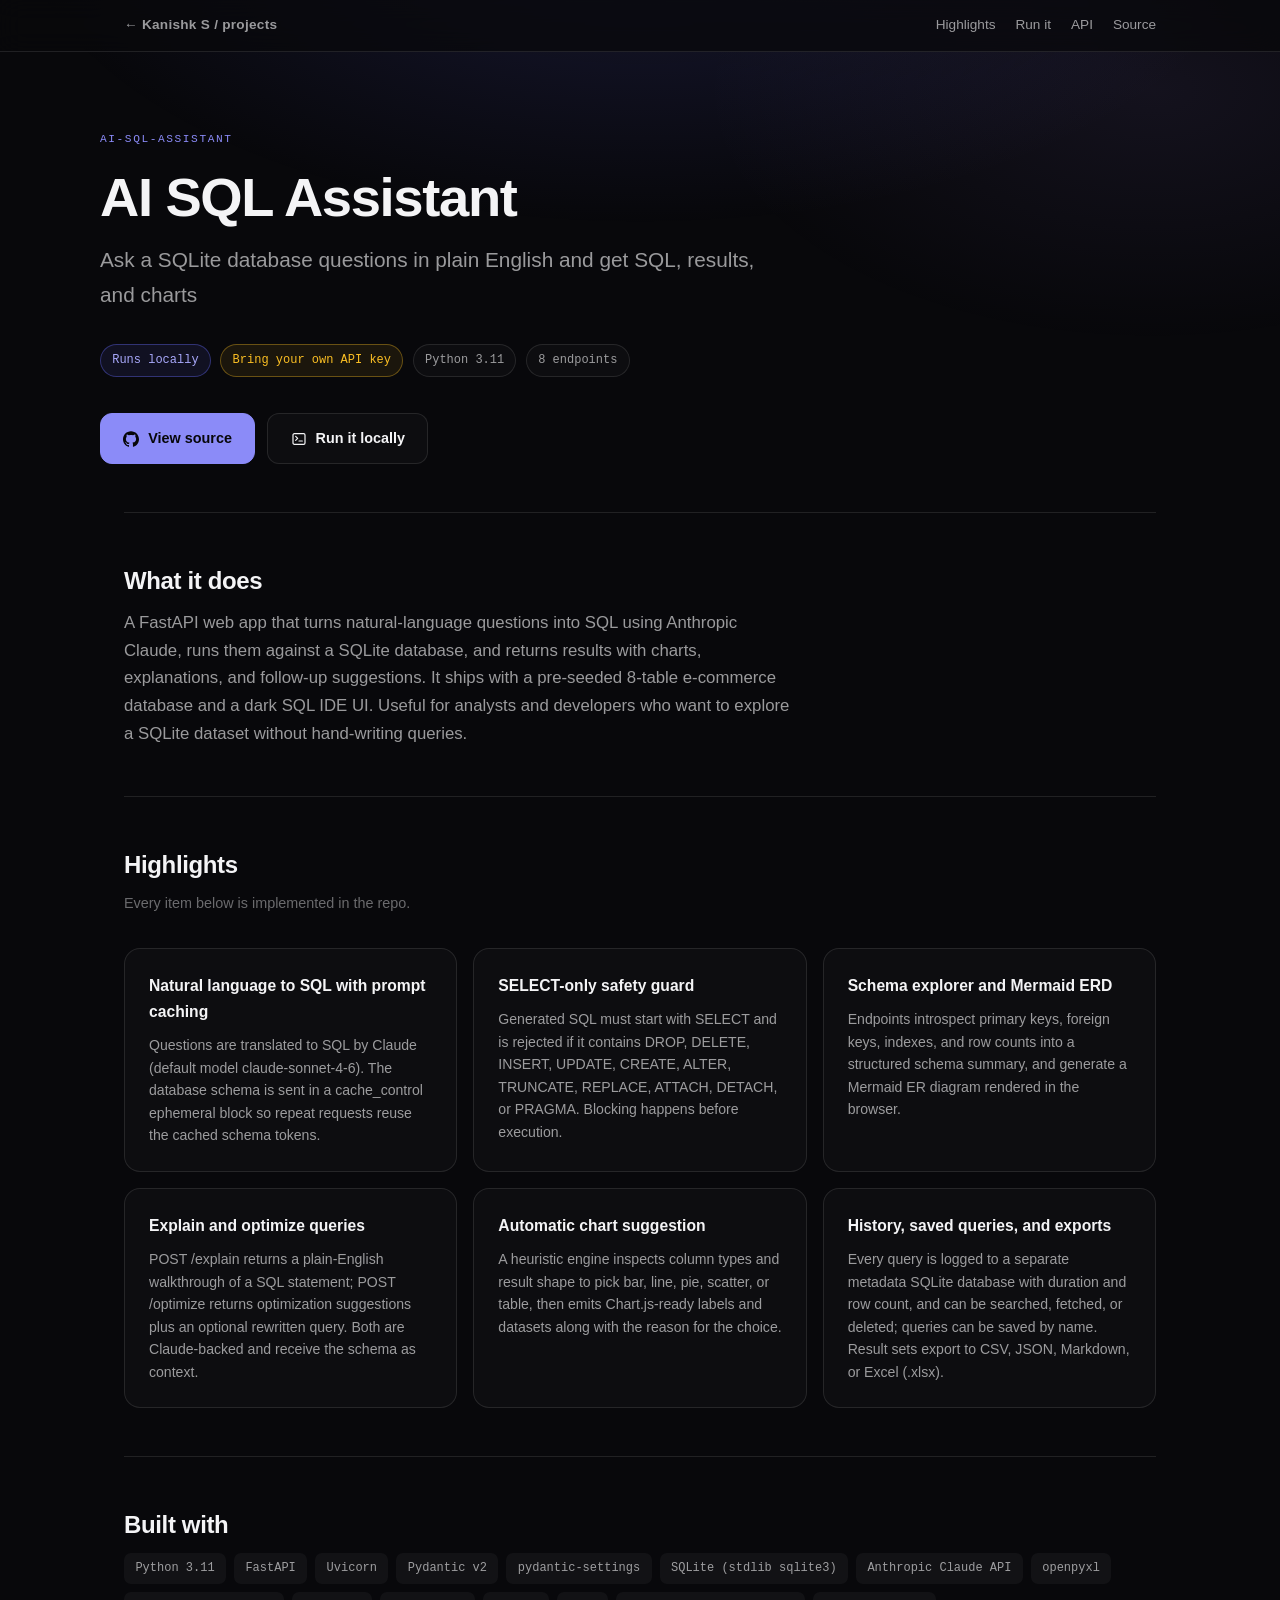
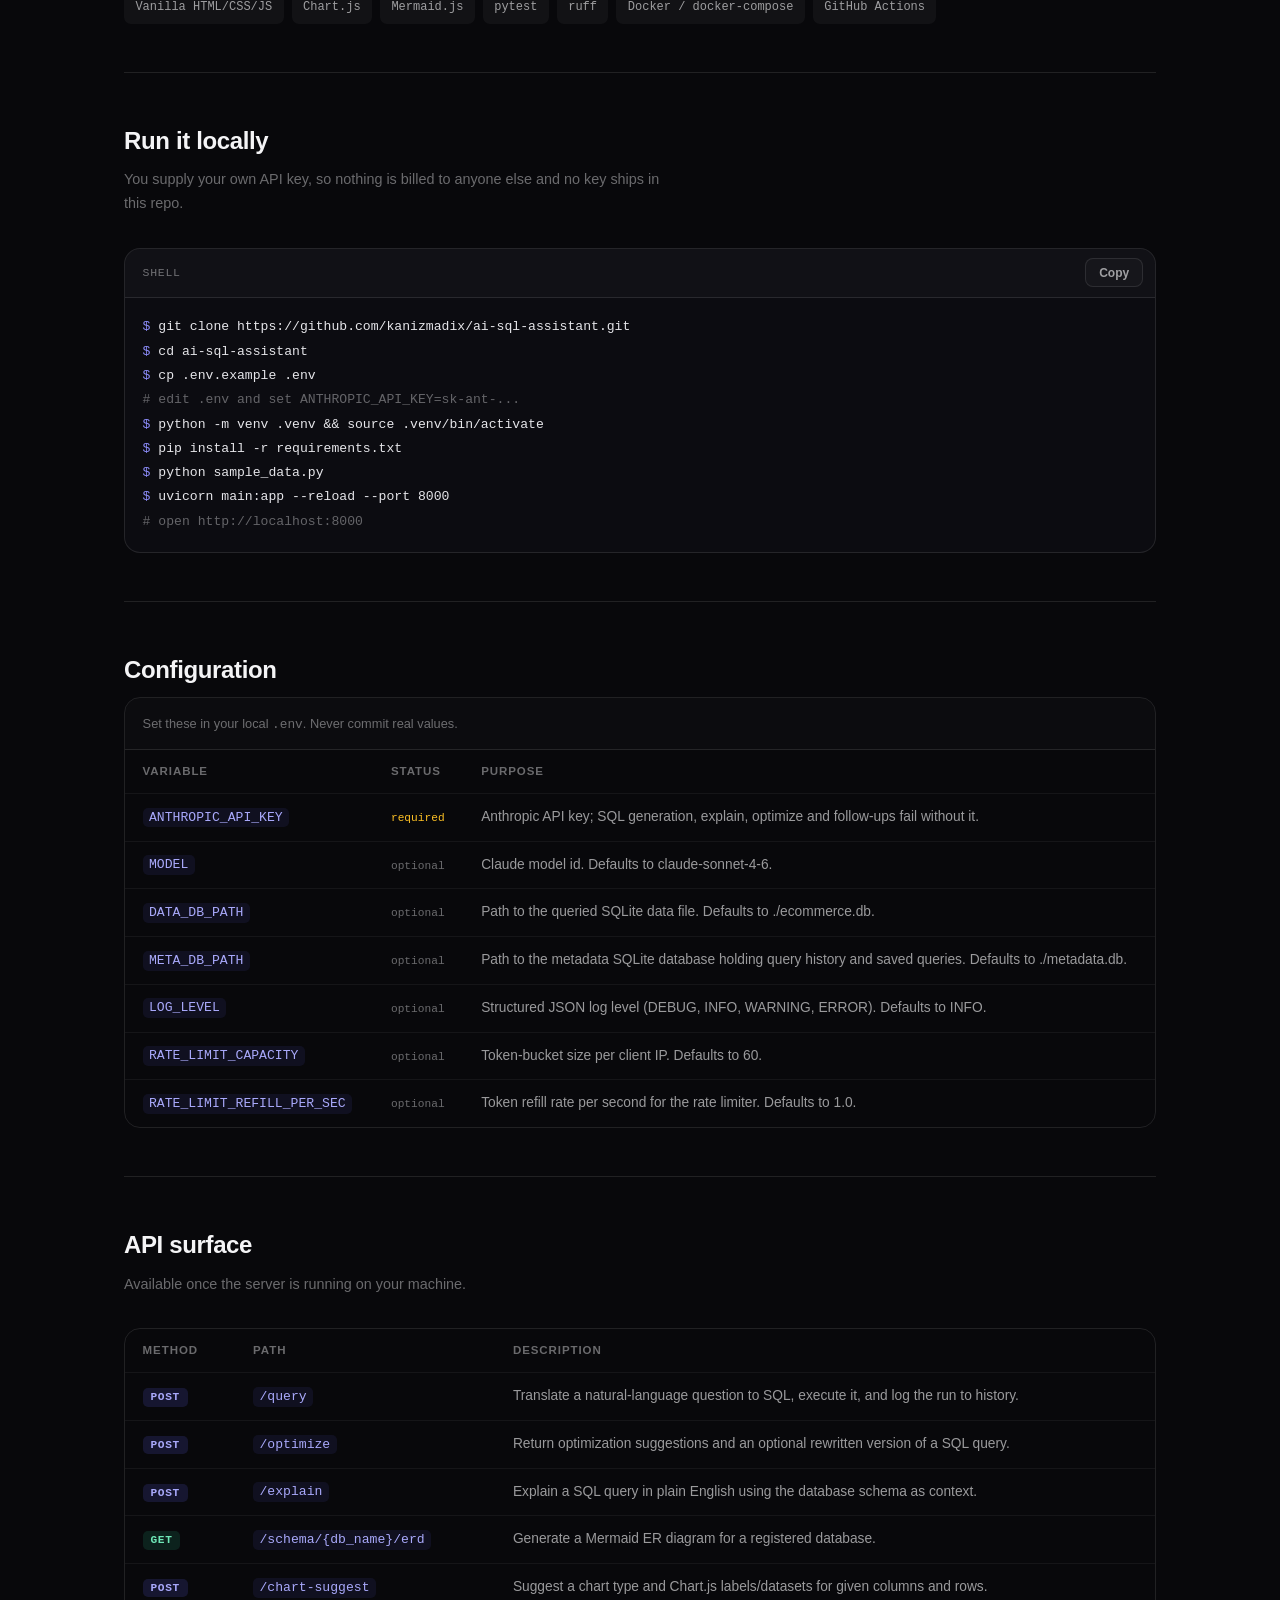
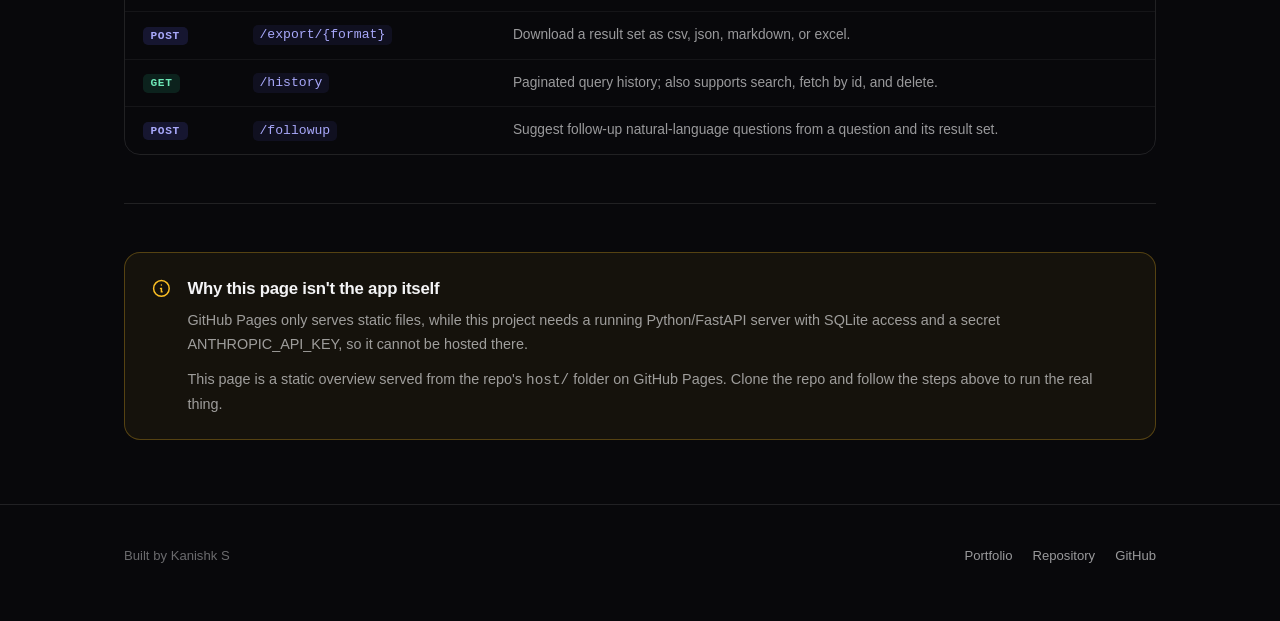
<file: host/index.html>
<!DOCTYPE html>
<html lang="en">
<head>
<meta charset="utf-8">
<meta name="viewport" content="width=device-width, initial-scale=1">
<title>AI SQL Assistant — ai-sql-assistant</title>
<meta name="description" content="Ask a SQLite database questions in plain English and get SQL, results, and charts">
<link rel="canonical" href="https://kanizmadix.github.io/ai-sql-assistant/">
<meta property="og:type" content="website">
<meta property="og:title" content="AI SQL Assistant">
<meta property="og:description" content="Ask a SQLite database questions in plain English and get SQL, results, and charts">
<meta property="og:url" content="https://kanizmadix.github.io/ai-sql-assistant/">
<meta name="twitter:card" content="summary_large_image">
<meta name="theme-color" content="#08080b">
<link rel="stylesheet" href="styles.css">
</head>
<body>
<a class="skip-link" href="#main">Skip to content</a>

<div class="topbar">
  <div class="topbar-inner">
    <a class="brand" href="https://kanizmadix.github.io/portfolio-site/">&larr; Kanishk S / projects</a>
    <nav aria-label="Sections">
      <a href="#highlights">Highlights</a>
      <a href="#quickstart">Run it</a>
      <a href="#api">API</a>
      <a href="https://github.com/kanizmadix/ai-sql-assistant">Source</a>
    </nav>
  </div>
</div>

<main id="main">
  <header class="hero wrap">
    <p class="eyebrow">ai-sql-assistant</p>
    <h1>AI SQL Assistant</h1>
    <p class="tagline">Ask a SQLite database questions in plain English and get SQL, results, and charts</p>
    <div class="badges"><span class="badge local">Runs locally</span><span class="badge key">Bring your own API key</span><span class="badge">Python 3.11</span><span class="badge">8 endpoints</span></div>
    <div class="cta-row">
      <a class="btn primary" href="https://github.com/kanizmadix/ai-sql-assistant"><svg viewBox="0 0 24 24" fill="currentColor" aria-hidden="true"><path d="M12 .297c-6.63 0-12 5.373-12 12 0 5.303 3.438 9.8 8.205 11.385.6.113.82-.258.82-.577 0-.285-.01-1.04-.015-2.04-3.338.724-4.042-1.61-4.042-1.61C4.422 18.07 3.633 17.7 3.633 17.7c-1.087-.744.084-.729.084-.729 1.205.084 1.838 1.236 1.838 1.236 1.07 1.835 2.809 1.305 3.495.998.108-.776.417-1.305.76-1.605-2.665-.3-5.466-1.332-5.466-5.93 0-1.31.465-2.38 1.235-3.22-.135-.303-.54-1.523.105-3.176 0 0 1.005-.322 3.3 1.23.96-.267 1.98-.399 3-.405 1.02.006 2.04.138 3 .405 2.28-1.552 3.285-1.23 3.285-1.23.645 1.653.24 2.873.12 3.176.765.84 1.23 1.91 1.23 3.22 0 4.61-2.805 5.625-5.475 5.92.42.36.81 1.096.81 2.22 0 1.606-.015 2.896-.015 3.286 0 .315.21.69.825.57C20.565 22.092 24 17.592 24 12.297c0-6.627-5.373-12-12-12"/></svg> View source</a>
      <a class="btn" href="#quickstart"><svg viewBox="0 0 24 24" fill="none" stroke="currentColor" stroke-width="1.8" aria-hidden="true"><path stroke-linecap="round" stroke-linejoin="round" d="M7 8l3 3-3 3m5 1h5"/><rect x="3" y="4" width="18" height="16" rx="2"/></svg> Run it locally</a>
    </div>
  </header>

  <div class="wrap">
    <section id="about" aria-labelledby="about-h">
      <h2 id="about-h">What it does</h2>
      <p class="lede">A FastAPI web app that turns natural-language questions into SQL using Anthropic Claude, runs them against a SQLite database, and returns results with charts, explanations, and follow-up suggestions. It ships with a pre-seeded 8-table e-commerce database and a dark SQL IDE UI. Useful for analysts and developers who want to explore a SQLite dataset without hand-writing queries.</p>
    </section>

    <section id="highlights" aria-labelledby="hl-h">
      <h2 id="hl-h">Highlights</h2>
      <p class="section-note">Every item below is implemented in the repo.</p>
      <ul class="grid">
        <li class='card'><h3>Natural language to SQL with prompt caching</h3><p>Questions are translated to SQL by Claude (default model claude-sonnet-4-6). The database schema is sent in a cache_control ephemeral block so repeat requests reuse the cached schema tokens.</p></li>
<li class='card'><h3>SELECT-only safety guard</h3><p>Generated SQL must start with SELECT and is rejected if it contains DROP, DELETE, INSERT, UPDATE, CREATE, ALTER, TRUNCATE, REPLACE, ATTACH, DETACH, or PRAGMA. Blocking happens before execution.</p></li>
<li class='card'><h3>Schema explorer and Mermaid ERD</h3><p>Endpoints introspect primary keys, foreign keys, indexes, and row counts into a structured schema summary, and generate a Mermaid ER diagram rendered in the browser.</p></li>
<li class='card'><h3>Explain and optimize queries</h3><p>POST /explain returns a plain-English walkthrough of a SQL statement; POST /optimize returns optimization suggestions plus an optional rewritten query. Both are Claude-backed and receive the schema as context.</p></li>
<li class='card'><h3>Automatic chart suggestion</h3><p>A heuristic engine inspects column types and result shape to pick bar, line, pie, scatter, or table, then emits Chart.js-ready labels and datasets along with the reason for the choice.</p></li>
<li class='card'><h3>History, saved queries, and exports</h3><p>Every query is logged to a separate metadata SQLite database with duration and row count, and can be searched, fetched, or deleted; queries can be saved by name. Result sets export to CSV, JSON, Markdown, or Excel (.xlsx).</p></li>
      </ul>
    </section>

    <section id="stack" aria-labelledby="stack-h">
      <h2 id="stack-h">Built with</h2>
      <ul class="pills">
        <li>Python 3.11</li>
<li>FastAPI</li>
<li>Uvicorn</li>
<li>Pydantic v2</li>
<li>pydantic-settings</li>
<li>SQLite (stdlib sqlite3)</li>
<li>Anthropic Claude API</li>
<li>openpyxl</li>
<li>Vanilla HTML/CSS/JS</li>
<li>Chart.js</li>
<li>Mermaid.js</li>
<li>pytest</li>
<li>ruff</li>
<li>Docker / docker-compose</li>
<li>GitHub Actions</li>
      </ul>
    </section>

    <section id="quickstart" aria-labelledby="qs-h">
      <h2 id="qs-h">Run it locally</h2>
      <p class="section-note">You supply your own API key, so nothing is billed to anyone else and no key ships in this repo.</p>
      <div class="codewrap">
        <div class="codebar">
          <span>shell</span>
          <button class="copy-btn" type="button" data-copy="git clone https://github.com/kanizmadix/ai-sql-assistant.git
cd ai-sql-assistant
cp .env.example .env
python -m venv .venv &amp;&amp; source .venv/bin/activate
pip install -r requirements.txt
python sample_data.py
uvicorn main:app --reload --port 8000">Copy</button>
        </div>
        <pre><code><span class="p">$ </span>git clone https://github.com/kanizmadix/ai-sql-assistant.git
<span class="p">$ </span>cd ai-sql-assistant
<span class="p">$ </span>cp .env.example .env
<span class="c"># edit .env and set ANTHROPIC_API_KEY=sk-ant-...</span>
<span class="p">$ </span>python -m venv .venv &amp;&amp; source .venv/bin/activate
<span class="p">$ </span>pip install -r requirements.txt
<span class="p">$ </span>python sample_data.py
<span class="p">$ </span>uvicorn main:app --reload --port 8000
<span class="c"># open http://localhost:8000</span></code></pre>
      </div>
    </section>

    <section id="config" aria-labelledby="cfg-h">
      <h2 id="cfg-h">Configuration</h2>
      <div class='tablewrap'><table><caption>Set these in your local <code>.env</code>. Never commit real values.</caption><thead><tr><th scope='col'>Variable</th><th scope='col'>Status</th><th scope='col'>Purpose</th></tr></thead><tbody><tr><td><code>ANTHROPIC_API_KEY</code></td><td><span class='req'>required</span></td><td class='desc'>Anthropic API key; SQL generation, explain, optimize and follow-ups fail without it.</td></tr><tr><td><code>MODEL</code></td><td><span class='opt'>optional</span></td><td class='desc'>Claude model id. Defaults to claude-sonnet-4-6.</td></tr><tr><td><code>DATA_DB_PATH</code></td><td><span class='opt'>optional</span></td><td class='desc'>Path to the queried SQLite data file. Defaults to ./ecommerce.db.</td></tr><tr><td><code>META_DB_PATH</code></td><td><span class='opt'>optional</span></td><td class='desc'>Path to the metadata SQLite database holding query history and saved queries. Defaults to ./metadata.db.</td></tr><tr><td><code>LOG_LEVEL</code></td><td><span class='opt'>optional</span></td><td class='desc'>Structured JSON log level (DEBUG, INFO, WARNING, ERROR). Defaults to INFO.</td></tr><tr><td><code>RATE_LIMIT_CAPACITY</code></td><td><span class='opt'>optional</span></td><td class='desc'>Token-bucket size per client IP. Defaults to 60.</td></tr><tr><td><code>RATE_LIMIT_REFILL_PER_SEC</code></td><td><span class='opt'>optional</span></td><td class='desc'>Token refill rate per second for the rate limiter. Defaults to 1.0.</td></tr></tbody></table></div>
    </section>

    <section id="api" aria-labelledby="api-h">
      <h2 id="api-h">API surface</h2>
      <p class="section-note">Available once the server is running on your machine.</p>
      <div class="tablewrap"><table>
        <thead><tr><th scope="col">Method</th><th scope="col">Path</th><th scope="col">Description</th></tr></thead>
        <tbody><tr><td><span class='method post'>POST</span></td><td><code>/query</code></td><td class='desc'>Translate a natural-language question to SQL, execute it, and log the run to history.</td></tr><tr><td><span class='method post'>POST</span></td><td><code>/optimize</code></td><td class='desc'>Return optimization suggestions and an optional rewritten version of a SQL query.</td></tr><tr><td><span class='method post'>POST</span></td><td><code>/explain</code></td><td class='desc'>Explain a SQL query in plain English using the database schema as context.</td></tr><tr><td><span class='method get'>GET</span></td><td><code>/schema/{db_name}/erd</code></td><td class='desc'>Generate a Mermaid ER diagram for a registered database.</td></tr><tr><td><span class='method post'>POST</span></td><td><code>/chart-suggest</code></td><td class='desc'>Suggest a chart type and Chart.js labels/datasets for given columns and rows.</td></tr><tr><td><span class='method post'>POST</span></td><td><code>/export/{format}</code></td><td class='desc'>Download a result set as csv, json, markdown, or excel.</td></tr><tr><td><span class='method get'>GET</span></td><td><code>/history</code></td><td class='desc'>Paginated query history; also supports search, fetch by id, and delete.</td></tr><tr><td><span class='method post'>POST</span></td><td><code>/followup</code></td><td class='desc'>Suggest follow-up natural-language questions from a question and its result set.</td></tr></tbody>
      </table></div>
    </section>
    <section id="why" aria-labelledby="why-h">
      <div class="notice">
        <svg viewBox="0 0 24 24" fill="none" stroke="currentColor" stroke-width="1.7" aria-hidden="true"><circle cx="12" cy="12" r="9"/><path stroke-linecap="round" d="M12 8h.01M11 12h1v4h1"/></svg>
        <div>
          <h2 id="why-h">Why this page isn't the app itself</h2>
          <p>GitHub Pages only serves static files, while this project needs a running Python/FastAPI server with SQLite access and a secret ANTHROPIC_API_KEY, so it cannot be hosted there.</p>
          <p>This page is a static overview served from the repo's <code>host/</code> folder on GitHub
          Pages. Clone the repo and follow the steps above to run the real thing.</p>
        </div>
      </div>
    </section>
  </div>
</main>

<footer>
  <div class="wrap footer-inner">
    <span>Built by Kanishk S</span>
    <div class="footer-links">
      <a href="https://kanizmadix.github.io/portfolio-site/">Portfolio</a>
      <a href="https://github.com/kanizmadix/ai-sql-assistant">Repository</a>
      <a href="https://github.com/kanizmadix">GitHub</a>
    </div>
  </div>
</footer>

<script>
// Copy button: writes the runnable lines to the clipboard, with a visible confirmation.
document.querySelectorAll(".copy-btn").forEach(function (btn) {
  btn.addEventListener("click", async function () {
    var text = btn.getAttribute("data-copy") || "";
    try {
      await navigator.clipboard.writeText(text);
      btn.textContent = "Copied";
    } catch (err) {
      btn.textContent = "Press Ctrl+C";
    }
    setTimeout(function () { btn.textContent = "Copy"; }, 2000);
  });
});
</script>
</body>
</html>
</file>
<file: host/styles.css>
/* Shared stylesheet for kanizmadix project showcase pages.
   Generated into each repo's host/ folder. */

:root {
  --bg: #08080b;
  --bg-soft: rgba(255, 255, 255, 0.025);
  --bg-softer: rgba(255, 255, 255, 0.045);
  --border: rgba(255, 255, 255, 0.1);
  --border-strong: rgba(255, 255, 255, 0.16);
  --text: #f4f4f6;
  --muted: rgba(244, 244, 246, 0.62);
  --muted-dim: rgba(244, 244, 246, 0.42);
  --accent: #8b8bf8;
  --accent-bright: #a9a9fb;
  --accent-glow: rgba(99, 102, 241, 0.16);
  --amber: #fbbf24;
  --mono: ui-monospace, SFMono-Regular, "SF Mono", Menlo, Consolas, monospace;
  --sans: -apple-system, BlinkMacSystemFont, "Segoe UI", Inter, Roboto, Helvetica, Arial, sans-serif;
  --radius: 16px;
  --maxw: 1080px;
}

*,
*::before,
*::after {
  box-sizing: border-box;
}

html {
  scroll-behavior: smooth;
}

@media (prefers-reduced-motion: reduce) {
  html {
    scroll-behavior: auto;
  }
  * {
    transition: none !important;
    animation: none !important;
  }
}

body {
  margin: 0;
  background: var(--bg);
  color: var(--text);
  font-family: var(--sans);
  font-size: 16px;
  line-height: 1.65;
  -webkit-font-smoothing: antialiased;
}

/* Ambient background wash */
body::before {
  content: "";
  position: fixed;
  inset: 0;
  pointer-events: none;
  z-index: 0;
  background:
    radial-gradient(ellipse 70% 50% at 50% -10%, rgba(99, 102, 241, 0.18) 0%, transparent 70%),
    radial-gradient(ellipse 50% 40% at 90% 10%, rgba(167, 139, 250, 0.08) 0%, transparent 70%);
}

.skip-link {
  position: absolute;
  left: -9999px;
  top: 0;
  z-index: 100;
  padding: 0.75rem 1.25rem;
  background: var(--accent);
  color: #08080b;
  font-weight: 600;
  border-radius: 0 0 8px 0;
}
.skip-link:focus {
  left: 0;
}

a {
  color: var(--accent-bright);
  text-decoration-color: rgba(169, 169, 251, 0.4);
  text-underline-offset: 3px;
}
a:hover {
  color: #c4c4fd;
}

:focus-visible {
  outline: 2px solid var(--accent-bright);
  outline-offset: 3px;
  border-radius: 4px;
}

.wrap {
  position: relative;
  z-index: 1;
  max-width: var(--maxw);
  margin: 0 auto;
  padding: 0 1.5rem;
}

/* ---------- Top bar ---------- */

.topbar {
  position: relative;
  z-index: 2;
  border-bottom: 1px solid var(--border);
  background: rgba(8, 8, 11, 0.75);
  backdrop-filter: blur(12px);
}
.topbar-inner {
  max-width: var(--maxw);
  margin: 0 auto;
  padding: 0.9rem 1.5rem;
  display: flex;
  align-items: center;
  justify-content: space-between;
  gap: 1rem;
  flex-wrap: wrap;
}
.brand {
  font-size: 0.85rem;
  font-weight: 600;
  letter-spacing: 0.02em;
  color: var(--muted);
  text-decoration: none;
}
.brand:hover {
  color: var(--text);
}
.topbar nav {
  display: flex;
  gap: 1.25rem;
  font-size: 0.85rem;
}
.topbar nav a {
  color: var(--muted);
  text-decoration: none;
}
.topbar nav a:hover {
  color: var(--accent-bright);
}

/* ---------- Hero ---------- */

header.hero {
  padding: 4.5rem 0 3rem;
}

.eyebrow {
  display: inline-flex;
  align-items: center;
  gap: 0.5rem;
  font-family: var(--mono);
  font-size: 0.7rem;
  letter-spacing: 0.14em;
  text-transform: uppercase;
  color: var(--accent);
  margin: 0 0 1.25rem;
}

h1 {
  font-size: clamp(2rem, 5.5vw, 3.4rem);
  line-height: 1.08;
  letter-spacing: -0.025em;
  margin: 0 0 1rem;
  font-weight: 700;
}

.tagline {
  font-size: clamp(1.05rem, 2.2vw, 1.3rem);
  color: var(--muted);
  margin: 0 0 2rem;
  max-width: 60ch;
}

.badges {
  display: flex;
  flex-wrap: wrap;
  gap: 0.6rem;
  margin-bottom: 2.25rem;
}
.badge {
  display: inline-flex;
  align-items: center;
  gap: 0.4rem;
  font-size: 0.75rem;
  font-family: var(--mono);
  padding: 0.35rem 0.7rem;
  border-radius: 999px;
  border: 1px solid var(--border);
  background: var(--bg-soft);
  color: var(--muted);
}
.badge.key {
  border-color: rgba(251, 191, 36, 0.35);
  background: rgba(251, 191, 36, 0.08);
  color: var(--amber);
}
.badge.local {
  border-color: rgba(99, 102, 241, 0.4);
  background: rgba(99, 102, 241, 0.1);
  color: var(--accent-bright);
}

.cta-row {
  display: flex;
  flex-wrap: wrap;
  gap: 0.75rem;
}
.btn {
  display: inline-flex;
  align-items: center;
  gap: 0.55rem;
  padding: 0.8rem 1.4rem;
  border-radius: 12px;
  font-size: 0.9rem;
  font-weight: 600;
  text-decoration: none;
  border: 1px solid var(--border);
  background: var(--bg-soft);
  color: var(--text);
  transition: border-color 0.2s, background 0.2s, transform 0.2s;
}
.btn:hover {
  border-color: rgba(99, 102, 241, 0.6);
  background: var(--accent-glow);
  color: var(--text);
  transform: translateY(-2px);
}
.btn.primary {
  background: var(--accent);
  border-color: var(--accent);
  color: #07070a;
}
.btn.primary:hover {
  background: var(--accent-bright);
  border-color: var(--accent-bright);
  color: #07070a;
}
.btn svg {
  width: 1rem;
  height: 1rem;
  flex-shrink: 0;
}

/* ---------- Sections ---------- */

section {
  padding: 3rem 0;
  border-top: 1px solid var(--border);
}

h2 {
  font-size: 1.5rem;
  letter-spacing: -0.015em;
  margin: 0 0 0.5rem;
  font-weight: 650;
}

.section-note {
  color: var(--muted-dim);
  font-size: 0.9rem;
  margin: 0 0 2rem;
  max-width: 68ch;
}

.lede {
  font-size: 1.05rem;
  color: var(--muted);
  max-width: 72ch;
  margin: 0;
}

/* ---------- Highlights ---------- */

.grid {
  display: grid;
  grid-template-columns: repeat(auto-fit, minmax(290px, 1fr));
  gap: 1rem;
  margin: 0;
  padding: 0;
  list-style: none;
}
.card {
  background: var(--bg-soft);
  border: 1px solid var(--border);
  border-radius: var(--radius);
  padding: 1.5rem;
  transition: border-color 0.25s, background 0.25s;
}
.card:hover {
  border-color: rgba(99, 102, 241, 0.45);
  background: rgba(99, 102, 241, 0.04);
}
.card h3 {
  font-size: 0.98rem;
  margin: 0 0 0.6rem;
  font-weight: 650;
}
.card p {
  margin: 0;
  font-size: 0.88rem;
  color: var(--muted);
  line-height: 1.6;
}

/* ---------- Stack pills ---------- */

.pills {
  display: flex;
  flex-wrap: wrap;
  gap: 0.5rem;
  list-style: none;
  margin: 0;
  padding: 0;
}
.pills li {
  font-family: var(--mono);
  font-size: 0.75rem;
  padding: 0.3rem 0.65rem;
  border-radius: 7px;
  background: var(--bg-softer);
  color: var(--muted);
  border: 1px solid transparent;
}

/* ---------- Code block ---------- */

.codewrap {
  position: relative;
  border: 1px solid var(--border);
  border-radius: var(--radius);
  background: #0c0c11;
  overflow: hidden;
}
.codebar {
  display: flex;
  align-items: center;
  justify-content: space-between;
  gap: 1rem;
  padding: 0.6rem 0.75rem 0.6rem 1.1rem;
  border-bottom: 1px solid var(--border);
  background: rgba(255, 255, 255, 0.02);
}
.codebar span {
  font-family: var(--mono);
  font-size: 0.72rem;
  color: var(--muted-dim);
  letter-spacing: 0.06em;
  text-transform: uppercase;
}
.copy-btn {
  font-family: var(--sans);
  font-size: 0.75rem;
  font-weight: 600;
  padding: 0.4rem 0.8rem;
  border-radius: 8px;
  border: 1px solid var(--border);
  background: var(--bg-soft);
  color: var(--muted);
  cursor: pointer;
  transition: border-color 0.2s, color 0.2s, background 0.2s;
}
.copy-btn:hover {
  border-color: rgba(99, 102, 241, 0.6);
  color: var(--text);
  background: var(--accent-glow);
}
pre {
  margin: 0;
  padding: 1.1rem;
  overflow-x: auto;
  font-family: var(--mono);
  font-size: 0.82rem;
  line-height: 1.85;
  color: #e6e6ea;
}
pre .c {
  color: rgba(244, 244, 246, 0.38);
}
pre .p {
  color: var(--accent);
  user-select: none;
}

/* ---------- Tables ---------- */

.tablewrap {
  border: 1px solid var(--border);
  border-radius: var(--radius);
  overflow-x: auto;
}
table {
  width: 100%;
  border-collapse: collapse;
  font-size: 0.86rem;
  min-width: 520px;
}
caption {
  text-align: left;
  padding: 0.9rem 1.1rem;
  font-size: 0.8rem;
  color: var(--muted-dim);
  border-bottom: 1px solid var(--border);
  background: rgba(255, 255, 255, 0.02);
}
th,
td {
  text-align: left;
  padding: 0.75rem 1.1rem;
  border-bottom: 1px solid rgba(255, 255, 255, 0.055);
  vertical-align: top;
}
thead th {
  font-size: 0.72rem;
  text-transform: uppercase;
  letter-spacing: 0.08em;
  color: var(--muted-dim);
  font-weight: 600;
}
tbody tr:last-child td {
  border-bottom: none;
}
td code,
th code {
  font-family: var(--mono);
  font-size: 0.82rem;
  color: var(--accent-bright);
  background: rgba(99, 102, 241, 0.09);
  padding: 0.15rem 0.4rem;
  border-radius: 5px;
  white-space: nowrap;
}
td.desc {
  color: var(--muted);
}
.method {
  font-family: var(--mono);
  font-size: 0.7rem;
  font-weight: 700;
  padding: 0.2rem 0.5rem;
  border-radius: 5px;
  letter-spacing: 0.05em;
}
.method.get {
  background: rgba(52, 211, 153, 0.13);
  color: #6ee7b7;
}
.method.post {
  background: rgba(99, 102, 241, 0.16);
  color: var(--accent-bright);
}
.method.ws {
  background: rgba(251, 191, 36, 0.13);
  color: var(--amber);
}
.req {
  font-family: var(--mono);
  font-size: 0.7rem;
  color: var(--amber);
}
.opt {
  font-family: var(--mono);
  font-size: 0.7rem;
  color: var(--muted-dim);
}

/* ---------- Notice ---------- */

.notice {
  display: flex;
  gap: 1rem;
  padding: 1.4rem 1.6rem;
  border-radius: var(--radius);
  border: 1px solid rgba(251, 191, 36, 0.28);
  background: rgba(251, 191, 36, 0.055);
}
.notice svg {
  width: 1.3rem;
  height: 1.3rem;
  color: var(--amber);
  flex-shrink: 0;
  margin-top: 0.15rem;
}
.notice h2 {
  font-size: 1.05rem;
  margin: 0 0 0.4rem;
}
.notice p {
  margin: 0 0 0.7rem;
  font-size: 0.9rem;
  color: var(--muted);
}
.notice p:last-child {
  margin-bottom: 0;
}

/* ---------- Footer ---------- */

footer {
  border-top: 1px solid var(--border);
  padding: 2.5rem 0 3.5rem;
  margin-top: 1rem;
}
.footer-inner {
  display: flex;
  justify-content: space-between;
  align-items: center;
  gap: 1rem;
  flex-wrap: wrap;
  font-size: 0.82rem;
  color: var(--muted-dim);
}
.footer-inner a {
  color: var(--muted);
  text-decoration: none;
}
.footer-inner a:hover {
  color: var(--accent-bright);
}
.footer-links {
  display: flex;
  gap: 1.25rem;
  flex-wrap: wrap;
}
</file>
